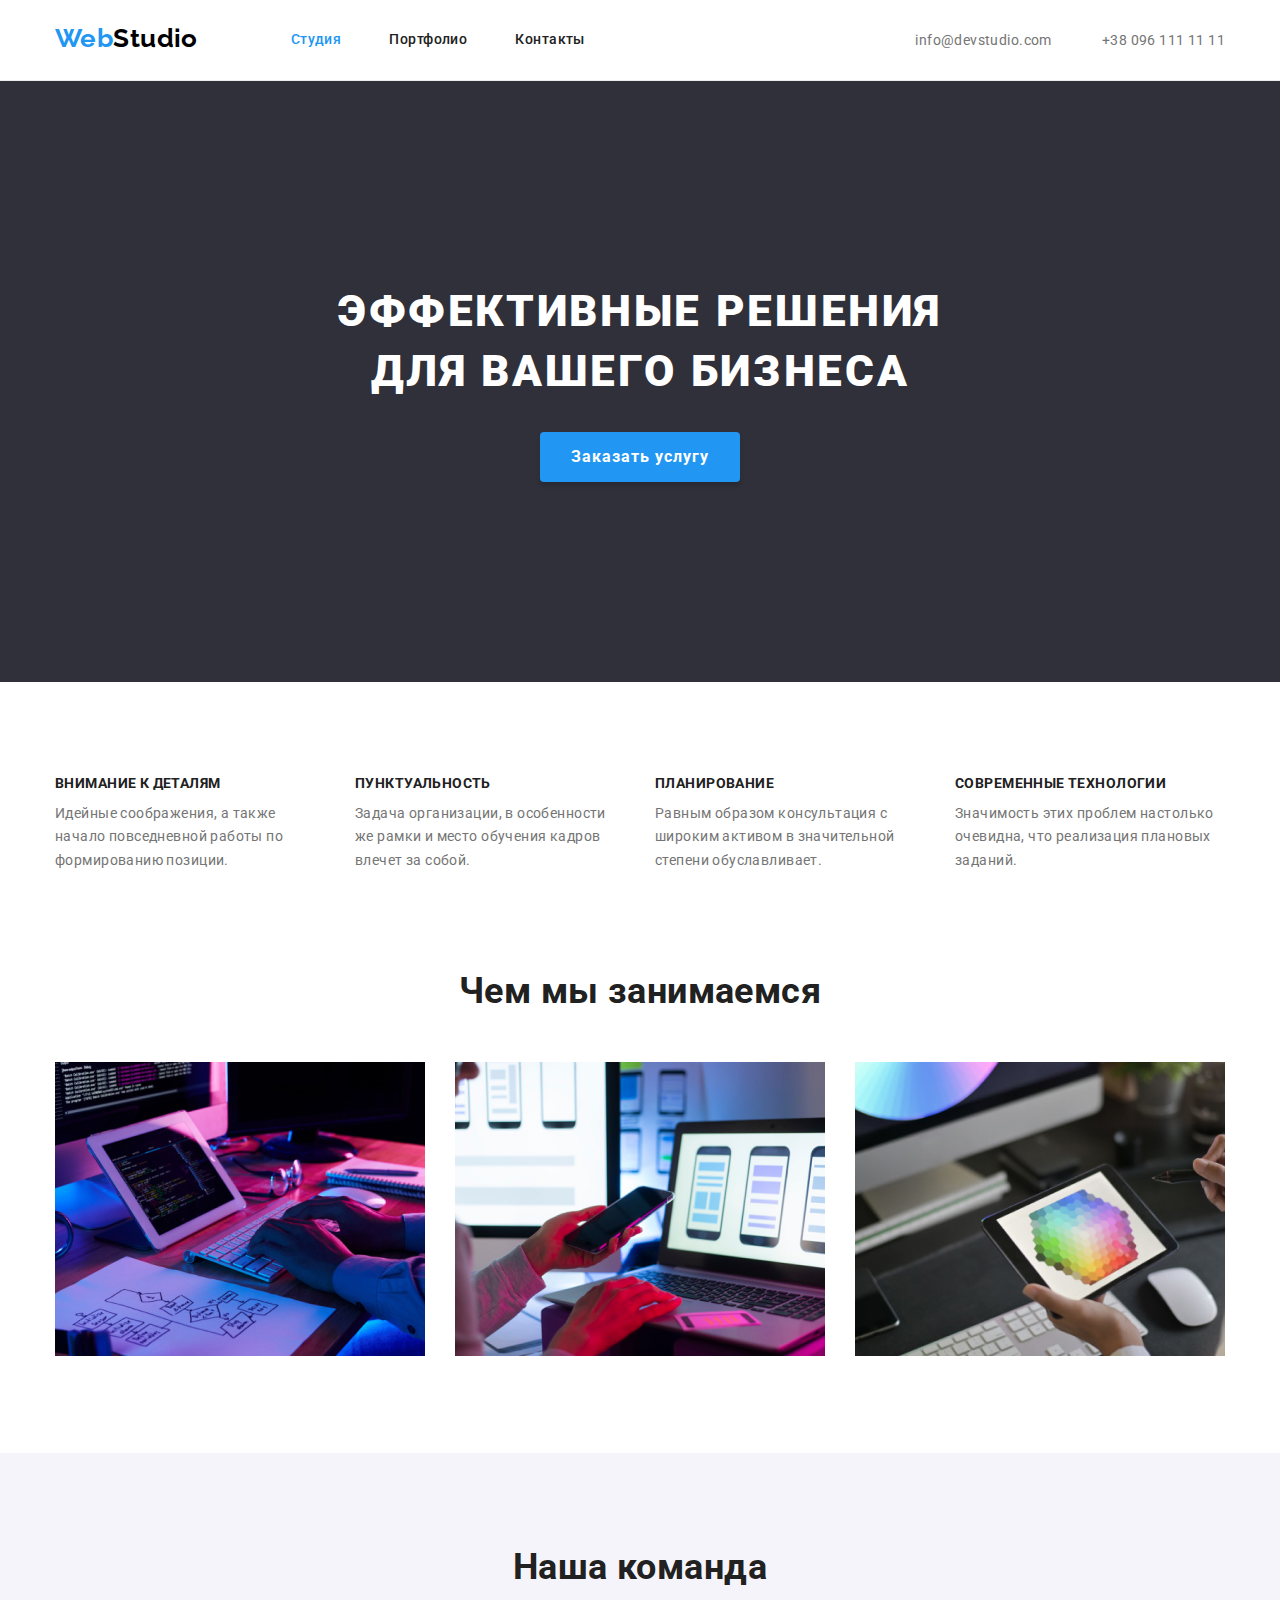
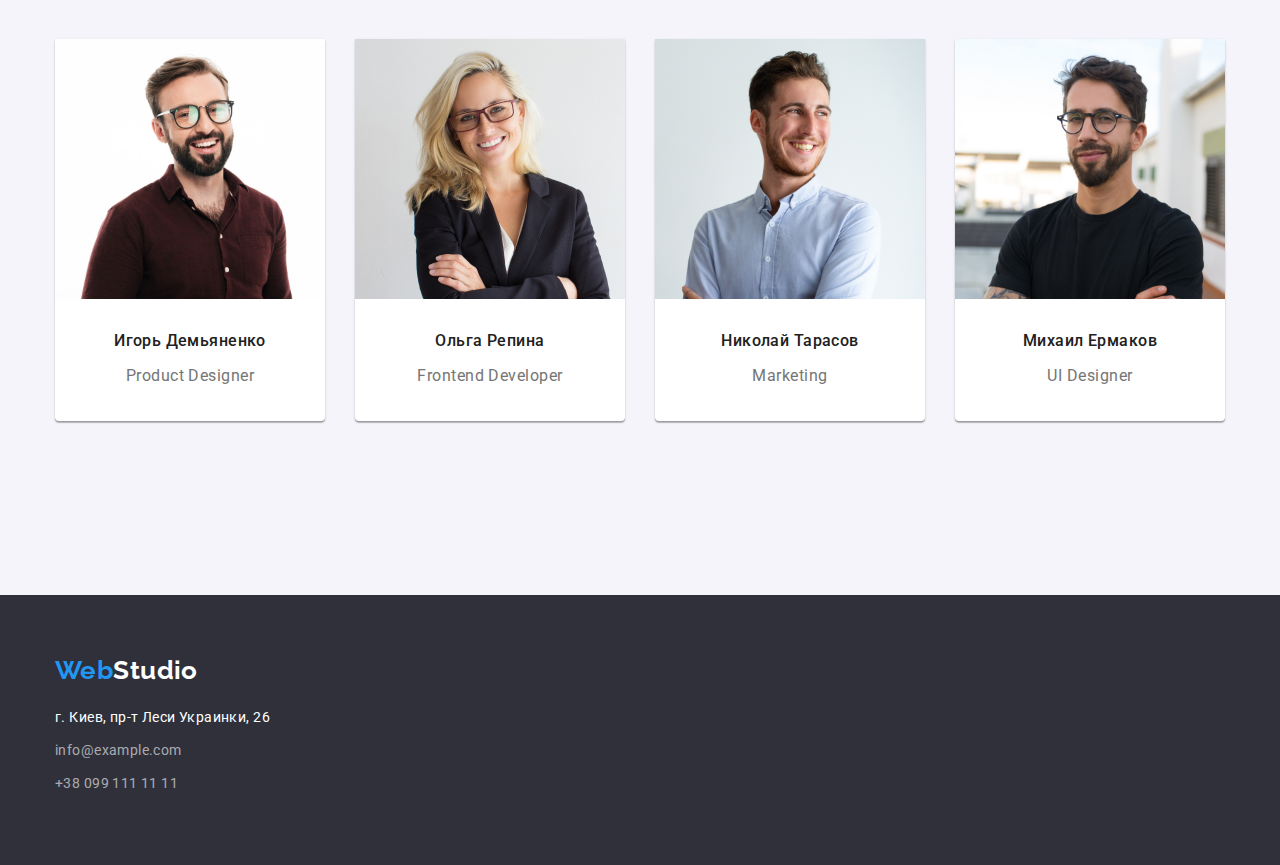
<file: index.html>
<!DOCTYPE html>
<html lang="ru">

<head>
    <meta charset="UTF-8" />
    <meta http-equiv="X-UA-Compatible" content="IE=edge" />
    <meta name="viewport" content="width=device-width, initial-scale=1.0" />
    <title>Студия</title>
    <link rel="preconnect" href="https://fonts.googleapis.com" />
    <link rel="preconnect" href="https://fonts.gstatic.com" crossorigin />
    <link href="https://fonts.googleapis.com/css2?family=Raleway:wght@700&family=Roboto:wght@400;500;700;900&display=swap" rel="stylesheet" />
    <link rel="stylesheet" href="./modern-normalize.css" />
    <link rel="stylesheet" href="./css/style.css" />

</head>

<body>
    <!-- header -->
    <header class="page_header">
        <div class="container_header">
            <div class="header_box">
                <nav class="navigation">
                    <a href="./index.html" class="logo-item">
                        <span class="item">Web</span>Studio
                    </a>
                    <ul class="nav_desc">
                        <li class="nav_desc_box"><a href="./index.html" class="link current">Студия</a></li>
                        <li class="nav_desc_box"><a href="./portfolio.html" class="link">Портфолио</a></li>
                        <li class="nav_desc_box"><a href="#" class="link">Контакты</a></li>
                    </ul>
                </nav>
                <ul class="head_address_no_marker">
                    <li class="head_adress_box">
                        <a href="mailto:info@devstudio.com" class="contact">info@devstudio.com</a>
                    </li>
                    <li class="head_adress_box">
                        <a href="tel:+380961111111" class="contact">+38 096 111 11 11</a>
                    </li>
                </ul>
            </div>
        </div>
    </header>
    <main>
        <!-- основа -->
        <section class="hero">
            <div class="container_hero">
                <h1 class="hero_title">Эффективные решения <br />для вашего бизнеса</h1>
                <button type="button" class="button">Заказать услугу</button>
            </div>
        </section>

        <!-- преимущества -->
        <section class="main-section">
            <div class="container">
                <ul class="features no-marker">
                    <li class="li">
                        <h3 class="title">Внимание к деталям</h3>
                        <p class="text">
                            Идейные соображения, а также начало повседневной работы по формированию позиции.
                        </p>
                    </li>
                    <li class="li">
                        <h3 class="title">Пунктуальность</h3>
                        <p class="text">
                            Задача организации, в особенности же рамки и место обучения кадров влечет за собой.
                        </p>
                    </li>
                    <li class="li">
                        <h3 class="title">Планирование</h3>
                        <p class="text">
                            Равным образом консультация с широким активом в значительной степени обуславливает.
                        </p>
                    </li>
                    <li class="li">
                        <h3 class="title">Современные технологии</h3>
                        <p class="text">
                            Значимость этих проблем настолько очевидна, что реализация плановых заданий.
                        </p>
                    </li>
                </ul>
            </div>
        </section>
        <!-- чем занимаемся -->
        <section class="section-img">
            <div class="container">
                <h2 class="section-title">Чем мы занимаемся</h2>
                <ul class="working no-marker">
                    <li class="li">
                        <img src="./images/img.1.jpg" alt="Человек набирает код на клавиатуре, перед ним планшет с синтаксисом" width="370" />
                    </li>
                    <li class="li">
                        <img src="./images/img.2.jpg" alt="Девушка держит телефон в руке, перед ней открытый ноутбук с инструкциями по телефону" width="370" />
                    </li>
                    <li class="li">
                        <img src="./images/img.3.jpg" alt="Человек держит планшет с изображением разноцветной мозаики" width="370" />
                    </li>
                </ul>
            </div>
        </section>
        <!-- команда -->
        <section class="section_team">
            <div class="container_team">
                <div class="team">
                    <h2 class="section-title">Наша команда</h2>
                    <ul class="team-no-marker">
                        <li class="our_team">
                            <img src="./images/img.4.jpg" alt="Product Designer" width="270" />
                            <h3 class="title_team">Игорь Демьяненко</h3>
                            <p>Product Designer</p>
                        </li>
                        <li class="our_team">
                            <img src="./images/img.5.jpg" alt="Frontend Developer" width="270" />
                            <h3 class="title_team">Ольга Репина</h3>
                            <p>Frontend Developer</p>
                        </li>
                        <li class="our_team">
                            <img src="./images/img.6.jpg" alt="Marketing" width="270" />
                            <h3 class="title_team">Николай Тарасов</h3>
                            <p>Marketing</p>
                        </li>
                        <li class="our_team">
                            <img src="./images/img.7.jpg" alt="UI Designer" width="270" />
                            <h3 class="title_team">Михаил Ермаков</h3>
                            <p>UI Designer</p>
                        </li>
                    </ul>
                </div>
            </div>
        </section>
    </main>

    <!-- footer -->
    <footer class="main_address">
        <div class="container">
            <a href="./index.html" class="footer-logo">
                <span class="item">Web</span>Studio</a>
            <address>
                <ul class="footer-address no-marker">
                    <li class="address">
                        <a href="https://goo.gl/maps/1nnUmnMPvjqET8Wr9" class="contacts address">г. Киев, пр-т Леси
                            Украинки, 26</a>
                    </li>
                    <li class="contacts">
                        <a href="mailto:info@example.com" class="contacts">info@example.com</a>
                    </li>
                    <li class="contacts">
                        <a href="tel:+380991111111" class="contacts">+38 099 111 11 11</a>
                    </li>
                </ul>
            </address>
        </div>
    </footer>
</body>

</html>
</file>
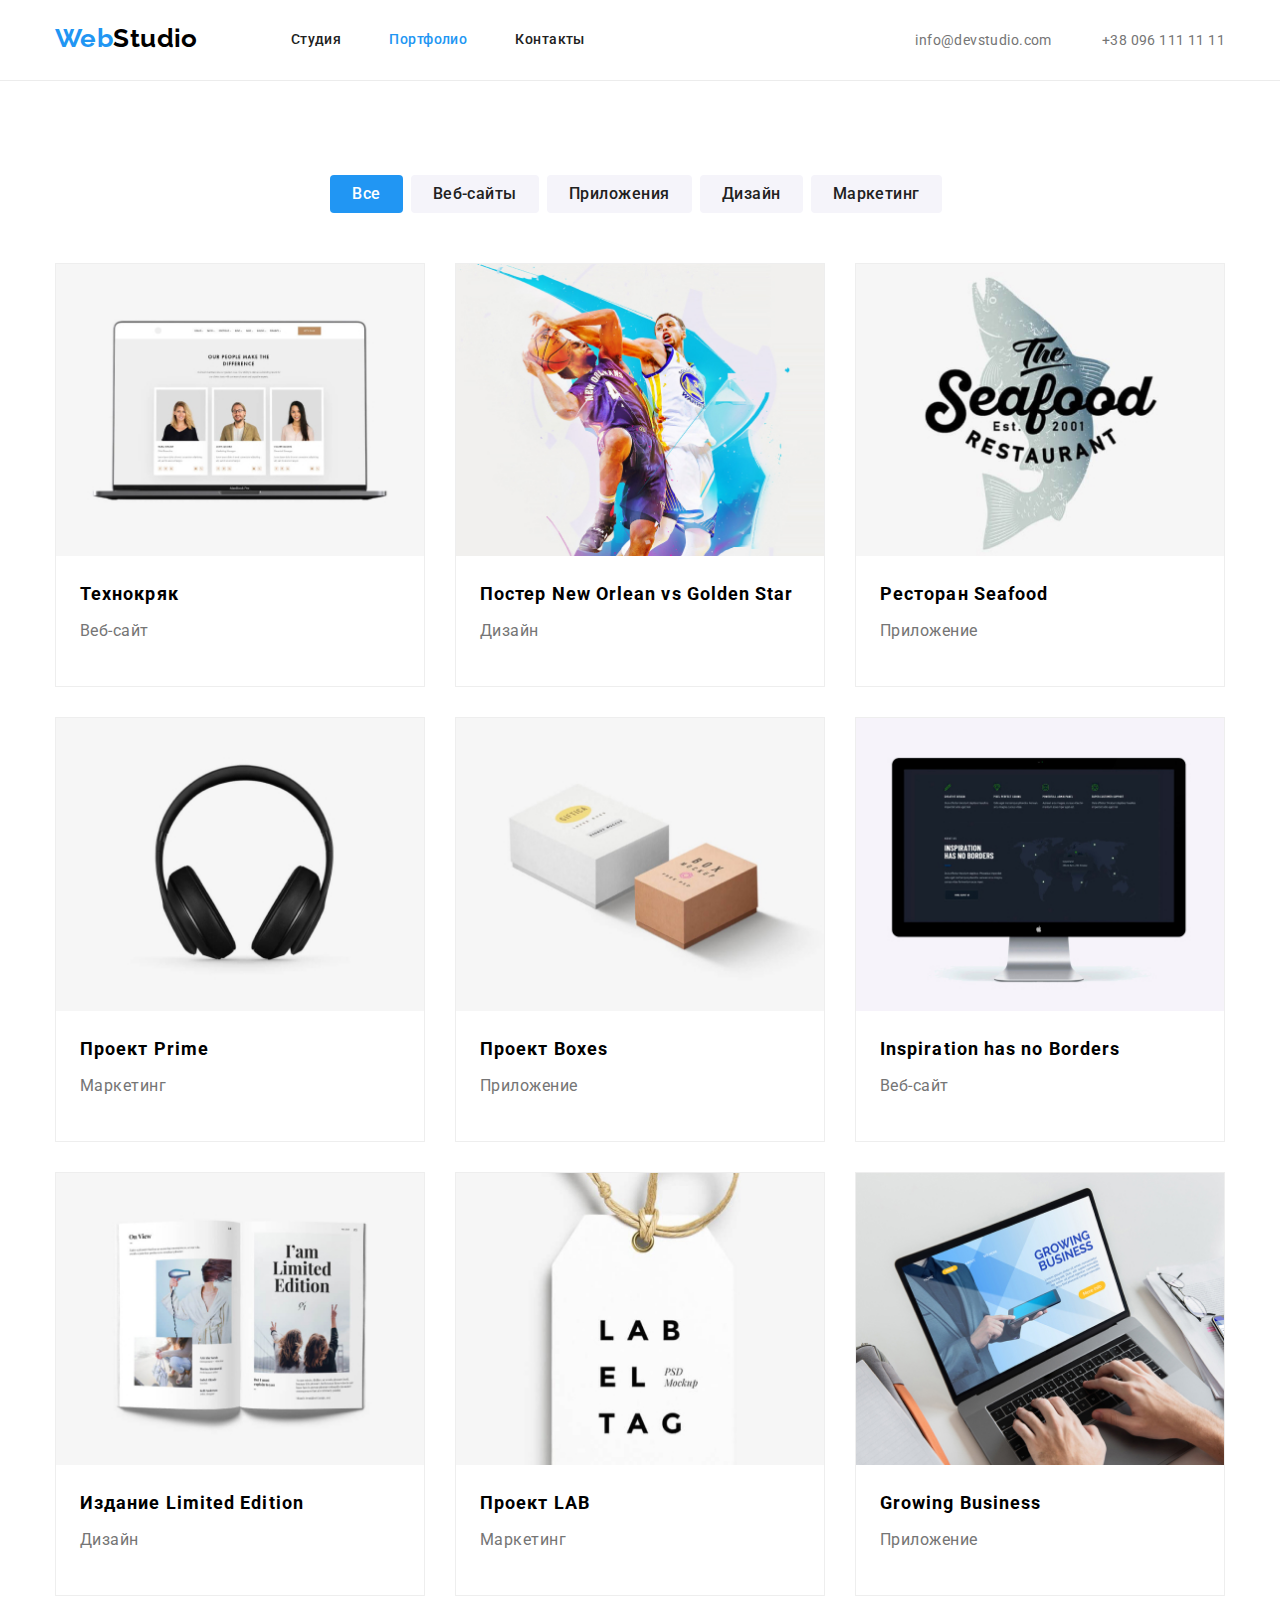
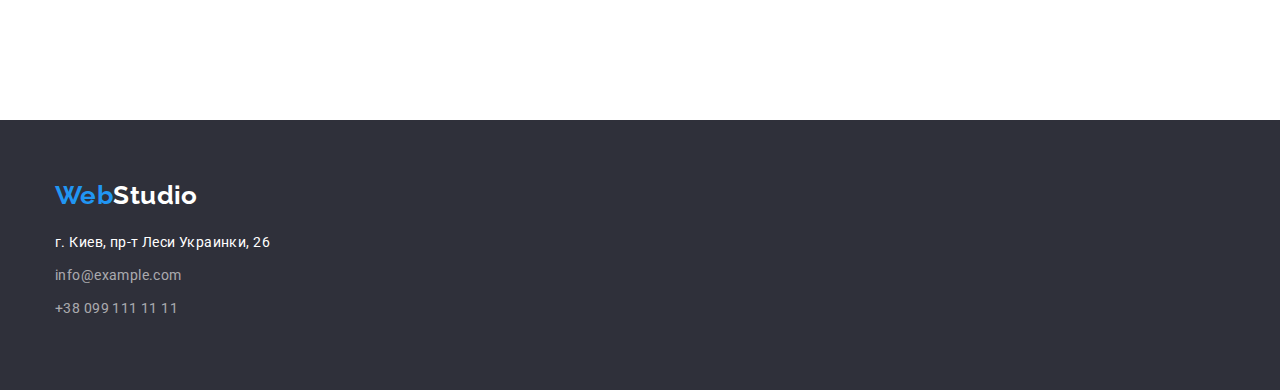
<file: portfolio.html>
<!DOCTYPE html>
<html lang="ru">

<head>
    <meta charset="UTF-8" />
    <meta http-equiv="X-UA-Compatible" content="IE=edge" />
    <meta name="viewport" content="width=device-width, initial-scale=1.0" />
    <title>Портфолио</title>
    <link rel="preconnect" href="https://fonts.googleapis.com" />
    <link rel="preconnect" href="https://fonts.gstatic.com" crossorigin />
    <link href="https://fonts.googleapis.com/css2?family=Raleway:wght@700&family=Roboto:wght@400;500;700;900&display=swap" rel="stylesheet" />
    <link rel="stylesheet" href="./modern-normalize.css" />
    <link rel="stylesheet" href="./css/style.css" />
</head>

<body>
    <!-- header -->
    <header class="page_header">
        <div class="container_header">
            <div class="header_box">
                <nav class="navigation">
                    <a href="./index.html" class="logo-item">
                        <span class="item">Web</span>Studio</a>
                    <ul class="nav_desc">
                        <li class="nav_desc_box"><a href="./index.html" class="link">Студия</a></li>
                        <li class="nav_desc_box"><a href="./portfolio.html" class="link current">Портфолио</a></li>
                        <li class="nav_desc_box"><a href="#" class="link">Контакты</a></li>
                    </ul>
                </nav>
                <ul class="head_address_no_marker">
                    <li class="head_adress_box">
                        <a href="mailto:info@devstudio.com" class="contact">info@devstudio.com</a>
                    </li>
                    <li class="head_adress_box">
                        <a href="tel:+380961111111" class="contact">+38 096 111 11 11</a>
                    </li>
                </ul>
            </div>
        </div>
    </header>
    <!-- main -->
    <main>
        <!-- progjects -->
        <section class="projects">
            <div class="container">
                <div class="filtes">
                    <button type="button" class="buttons accent">Все</button>
                    <button type="button" class="buttons">Веб-сайты</button>
                    <button type="button" class="buttons">Приложения</button>
                    <button type="button" class="buttons">Дизайн</button>
                    <button type="button" class="buttons">Маркетинг</button>
                </div>
                <ul class="portfolio">
                    <li class="portfolio-list">
                        <a>
                            <img src="./images/portfolio.1.jpg" alt="Интерфейс веб-сайта изображен на экране ноутбука" width="370" class="portfolio-pic" />
                            <h2 class="portfolio-title">Технокряк</h2>
                            <p class="portfolio-text">Веб-сайт</p>
                        </a>
                    </li>
                    <li class="portfolio-list">
                        <a>
                            <img src="./images/portfolio.2.jpg" alt="Постер с двумя баскетболистами в ходе игры" width="370" class="portfolio-pic" />
                            <h2 class="portfolio-title">Постер New Orlean vs Golden Star</h2>
                            <p class="portfolio-text">Дизайн</p>
                        </a>
                    </li>
                    <li class="portfolio-list">
                        <a>
                            <img src="./images/portfolio.3.jpg" alt="Логотип названия ресторана с рыбой на заднем фоне" width="370" class="portfolio-pic" />
                            <h2 class="portfolio-title">Ресторан Seafood</h2>
                            <p class="portfolio-text">Приложение</p>
                        </a>
                    </li>
                    <li class="portfolio-list">
                        <a>
                            <img src="./images/portfolio.4.jpg" alt="Черные наушники на белом фоне" width="370" class="portfolio-pic" />
                            <h2 class="portfolio-title">Проект Prime</h2>
                            <p class="portfolio-text">Маркетинг</p>
                        </a>
                    </li>
                    <li class="portfolio-list">
                        <a>
                            <img src="./images/portfolio.5.jpg" alt="Большая белая подарочная коробка и коричневая коробка поменьше расположены рядом" width="370" class="portfolio-pic" />
                            <h2 class="portfolio-title">Проект Boxes</h2>
                            <p class="portfolio-text">Приложение</p>
                        </a>
                    </li>
                    <li class="portfolio-list">
                        <a>
                            <img src="./images/portfolio.6.jpg" alt="Черный монитор с интерфейсом веб-сайта" width="370" class="portfolio-pic" />
                            <h2 class="portfolio-title">Inspiration has no Borders</h2>
                            <p class="portfolio-text">Веб-сайт</p>
                        </a>
                    </li>
                    <li class="portfolio-list">
                        <a>
                            <img src="./images/portfolio.7.jpg" alt="Развернутый журнал со страницами с ограниченного тиража" width="370" class="portfolio-pic" />
                            <h2 class="portfolio-title">Издание Limited Edition</h2>
                            <p class="portfolio-text">Дизайн</p>
                        </a>
                    </li>
                    <li class="portfolio-list">
                        <a>
                            <img src="./images/portfolio.8.jpg" alt="Черный текст названия проекта на белой бирке" width="370" class="portfolio-pic" />
                            <h2 class="portfolio-title">Проект LAB</h2>
                            <p class="portfolio-text">Маркетинг</p>
                        </a>
                    </li>
                    <li class="portfolio-list">
                        <a>
                            <img src="./images/portfolio.9.jpg" alt="Интерфейс страницы приложения изображен на экране ноутбука" width="370" class="portfolio-pic" />
                            <h2 class="portfolio-title">Growing Business</h2>
                            <p class="portfolio-text">Приложение</p>
                        </a>
                    </li>
                </ul>
            </div>
        </section>
    </main>
    <!-- footer -->
    <footer class="main_address">
        <div class="container">
            <a href="./index.html" class="footer-logo"><span class="item">Web</span>Studio</a>
            <address>
                <ul class="footer-address-no-marker">
                    <li class="address">
                        <a href="https://goo.gl/maps/1nnUmnMPvjqET8Wr9" class="contacts address">г. Киев, пр-т Леси
                            Украинки, 26</a>
                    </li>
                    <li class="contacts">
                        <a href="mailto:info@example.com" class="contacts">info@example.com</a>
                    </li>
                    <li class="contacts">
                        <a href="tel:+380991111111" class="contacts">+38 099 111 11 11</a>
                    </li>
                </ul>
            </address>
        </div>
    </footer>
</body>

</html>
</file>
<file: css/style.css>
/* primary text color - #757575 
 secondary text color - #212121 
 hero text color - #ffffff 
 filter-color - #f5f4fa 
 physical address text color - rgba(255, 255, 255, 0.6) 
 accent color - #2196F3 
 hero/footer background - #2F303A 
 team background color - #F5F4FA 
 letter-spacing: 0.03em everywhere except hero, nav and header address
 color: var(--primary-text-color); 
 color: var(--hero-text-color); 
 color: var(--secondary-text-color); 
 background-color: var(--primary-text-color)
 background-color: var(--filter-color); 
 background-color: var(--accent-color); */


/*--------- Studio ---------  */

 :root {
    --primary-text-color: #757575;
    --hero-text-color: #ffffff;
    --secondary-text-color: #212121;
    --accent-color: #2196F3;
    --filter-color: #f5f4fa;
    --physical-address-text-color: rgba(255, 255, 255, 0.6);
    --mail-text-color: rgba(33, 150, 243, 1);
    --studio-text-color: #000000;
    --hero-color: rgba(47, 48, 58, 1);
}

body {
    font-size: 14px;
    font-family: 'Roboto', sans-serif;
    letter-spacing: 0.03em;
}

h1,
h2,
h3,
h4,
h5,
h6,
p,
ul,
li {
    margin: 0;
    padding: 0;
}

.page_header {
    border-bottom: 1px solid rgba(236, 236, 236, 1);
}

.container_header {
    width: 1200px;
    padding-left: 15px;
    padding-right: 15px;
    margin: 0 auto;
}

.header_box {
    display: flex;
    justify-content: space-between;
    align-items: center;
    height: 80px;
}

.navigation {
    display: flex;
}

.logo-item {
    font-family: 'Raleway', sans-serif;
    font-style: normal;
    text-decoration: none;
    font-weight: 700;
    font-size: 26px;
    line-height: 1.19;
    color: var(--studio-text-color);
    padding-top: 24px;
    padding-bottom: 25px;
}

.item {
    font-family: 'Raleway', sans-serif;
    color: var(--accent-color);
}

ul {
    list-style: none;
}

.nav_desc {
    display: flex;
    width: 294px;
    margin-left: 93px;
    margin-top: 32px;
    margin-bottom: 33px;
    box-sizing: border-box;
    justify-content: space-between;
}

.link.current {
    font-family: 'Roboto', sans-serif;
    font-style: normal;
    font-weight: 500;
    font-size: 14px;
    line-height: 16px;
    color: var(--accent-color);
}

.link {
    font-family: 'Roboto', sans-serif;
    font-style: normal;
    font-weight: 500;
    text-decoration: none;
    font-size: 14px;
    color: var(--secondary-text-color);
}

.link:hover,
.link:focus {
    color: var(--accent-color);
}

.link,
.contact,
.contacts.address {
    text-decoration: none;
}

.head_address_no_marker {
    display: flex;
    margin-left: auto;
    align-items: center;
}

.head_adress_box:nth-child(1) {
    margin-right: 50px;
}

.contact {
    font-family: 'Roboto', sans-serif;
    font-style: normal;
    font-weight: normal;
    text-decoration: none;
    font-size: 14px;
    line-height: 24px;
    color: var(--primary-text-color);
}

.contact:hover,
.contact:focus {
    color: var(--accent-color);
}

.hero {
    background-color: var(--hero-color);
}

.container_hero {
    width: 1200px;
    padding-top: 200px;
    padding-bottom: 200px;
    margin: 0 auto;
    text-align: center;
}

.hero_title {
    color: var(--hero-text-color);
    font-weight: 900;
    font-size: 44px;
    line-height: 1.37;
    letter-spacing: 0.06em;
    text-transform: uppercase;
    margin-top: 0;
    margin-bottom: 30px;
}

.button {
    display: inline-block;
    height: 50px;
    width: 200px;
    background-color: var(--accent-color);
    color: var(--hero-text-color);
    font-family: 'Roboto', sans-serif;
    font-style: normal;
    font-weight: bold;
    font-size: 16px;
    line-height: 30px;
    cursor: pointer;
    letter-spacing: 0.06em;
    box-shadow: 0px 4px 4px rgba(0, 0, 0, 0.15);
    border-radius: 4px;
    border: none;
    margin: 0 auto;
}


/* OUR FEATURES */

.main-section {
    color: var(--secondary-text-color);
}

.container {
    width: 1200px;
    margin: 0 auto;
    padding-left: 15px;
    padding-right: 15px;
}

.features {
    display: flex;
    flex-direction: row;
    padding: 94px 0;
}

.li {
    margin-right: 30px;
    padding: 0;
}

.title {
    color: var(--secondary-text-color);
    font-weight: 700;
    font-size: 14px;
    line-height: 1.14;
    letter-spacing: 0.03em;
    text-transform: uppercase;
    width: 270px;
    height: 16px;
    margin-bottom: 10px;
}

.text {
    width: 270px;
    height: 75px;
    font-family: Roboto;
    font-weight: 700;
    font-style: normal;
    font-weight: normal;
    font-size: 14px;
    line-height: 1.7;
    letter-spacing: 0.03em;
    color: var(--primary-text-color);
}

.section-title {
    color: var(--secondary-text-color);
    font-weight: 700;
    font-size: 36px;
    line-height: 1.16;
    text-align: center;
    padding-bottom: 50px;
    margin: 0;
}

.working {
    display: flex;
    flex-direction: row;
    padding-bottom: 94px;
}


/* OUR TEAM */

.section_team {
    background: rgba(245, 244, 250, 1);
    padding-top: 94px;
}

.container_team {
    background: rgba(245, 244, 250, 1);
    width: 1200px;
    height: 648px;
    margin: 0 auto;
    padding-left: 15px;
    padding-right: 15px;
    text-align: center;
}

.team-no-marker {
    display: flex;
    flex-direction: row;
    padding-bottom: 94px;
}

.our_team {
    padding-bottom: 30px;
    margin-right: 30px;
    box-shadow: 0px 1px 3px rgba(0, 0, 0, 0.12), 0px 1px 1px rgba(0, 0, 0, 0.14), 0px 2px 1px rgba(0, 0, 0, 0.2);
    border-radius: 0px 0px 4px 4px;
    background-color: var(--hero-text-color);
}

.title_team {
    color: var(--secondary-text-color);
    font-weight: 500;
    font-size: 16px;
    line-height: 1.18;
    padding: 30px 0 10px;
    margin: 0;
}

p {
    font-family: 'Roboto', sans-serif;
    font-style: normal;
    font-weight: normal;
    font-size: 16px;
    line-height: 30px;
    letter-spacing: 0.03em;
    color: var(--primary-text-color);
}


/* Footer */

.main_address {
    background-color: #2f303a;
    padding: 60px 0;
}

.footer-logo {
    display: flex;
    margin-bottom: 20px;
    font-family: 'Raleway', sans-serif;
    font-style: normal;
    text-decoration: none;
    font-weight: 700;
    font-size: 26px;
    line-height: 1.19;
    color: var(--hero-text-color)
}

.footer-address-no-marker {
    color: var(--hero-text-color);
}

.address {
    margin-bottom: 9px;
}

.contacts.address {
    font-family: Roboto;
    font-style: normal;
    font-weight: normal;
    font-size: 14px;
    line-height: 1.71;
    color: var(--hero-text-color);
}

.contacts.address:hover,
.contacts.address:focus {
    color: var(--accent-color);
}

.contacts {
    font-family: 'Roboto';
    font-style: normal;
    font-weight: normal;
    text-decoration: none;
    font-size: 14px;
    line-height: 1.71;
    color: var(--physical-address-text-color);
    margin-bottom: 9px;
}

.contacts:hover,
.contacts:focus {
    color: var(--accent-color);
}


/* --------- CSS for Portfolio --------- */

.filtes {
    display: flex;
    justify-content: center;
    margin: 94px 0 50px;
}

.buttons {
    background-color: var(--filter-color);
    color: var(--secondary-text-color);
    cursor: pointer;
    font-family: 'Roboto', sans-serif;
    font-weight: 500;
    font-size: 16px;
    line-height: 1.62;
    text-align: center;
    letter-spacing: 0.03em;
    border: none;
    border-radius: 4px;
    margin-right: 8px;
    padding: 6px 22px;
}

.buttons:hover,
.buttons:focus {
    background-color: var(--accent-color);
    color: var(--hero-text-color);
}

.buttons.accent {
    border: none;
    background-color: var(--accent-color);
    color: var(--hero-text-color);
    cursor: pointer;
    font-family: inherit;
}

.portfolio {
    font-weight: 700;
    font-size: 14px;
    line-height: 1.7;
    letter-spacing: 0.06em;
    color: var(--studio-text-color);
    display: flex;
    flex-wrap: wrap;
    margin-bottom: 94px;
    width: inherit;
}

.portfolio-list {
    margin-right: 30px;
    margin-bottom: 30px;
    box-sizing: border-box;
    border: 1px solid #eeeeee;
    width: 370px;
    padding-bottom: 20px;
}

.portfolio-pic {
    display: block;
    max-width: 100%;
}

.portfolio-title {
    font-family: 'Roboto', sans-serif;
    font-style: normal;
    font-weight: bold;
    font-size: 18px;
    line-height: 2;
    letter-spacing: 0.06em;
    color: var(--studio-text-color);
    padding: 20px 24px 4px;
    margin: 0;
}

.portfolio-text {
    font-family: 'Roboto', sans-serif;
    font-style: normal;
    font-weight: normal;
    letter-spacing: 0.03em;
    font-size: 16px;
    line-height: 1.87;
    padding: 0 24px 20px;
    margin: 0;
}
</file>
